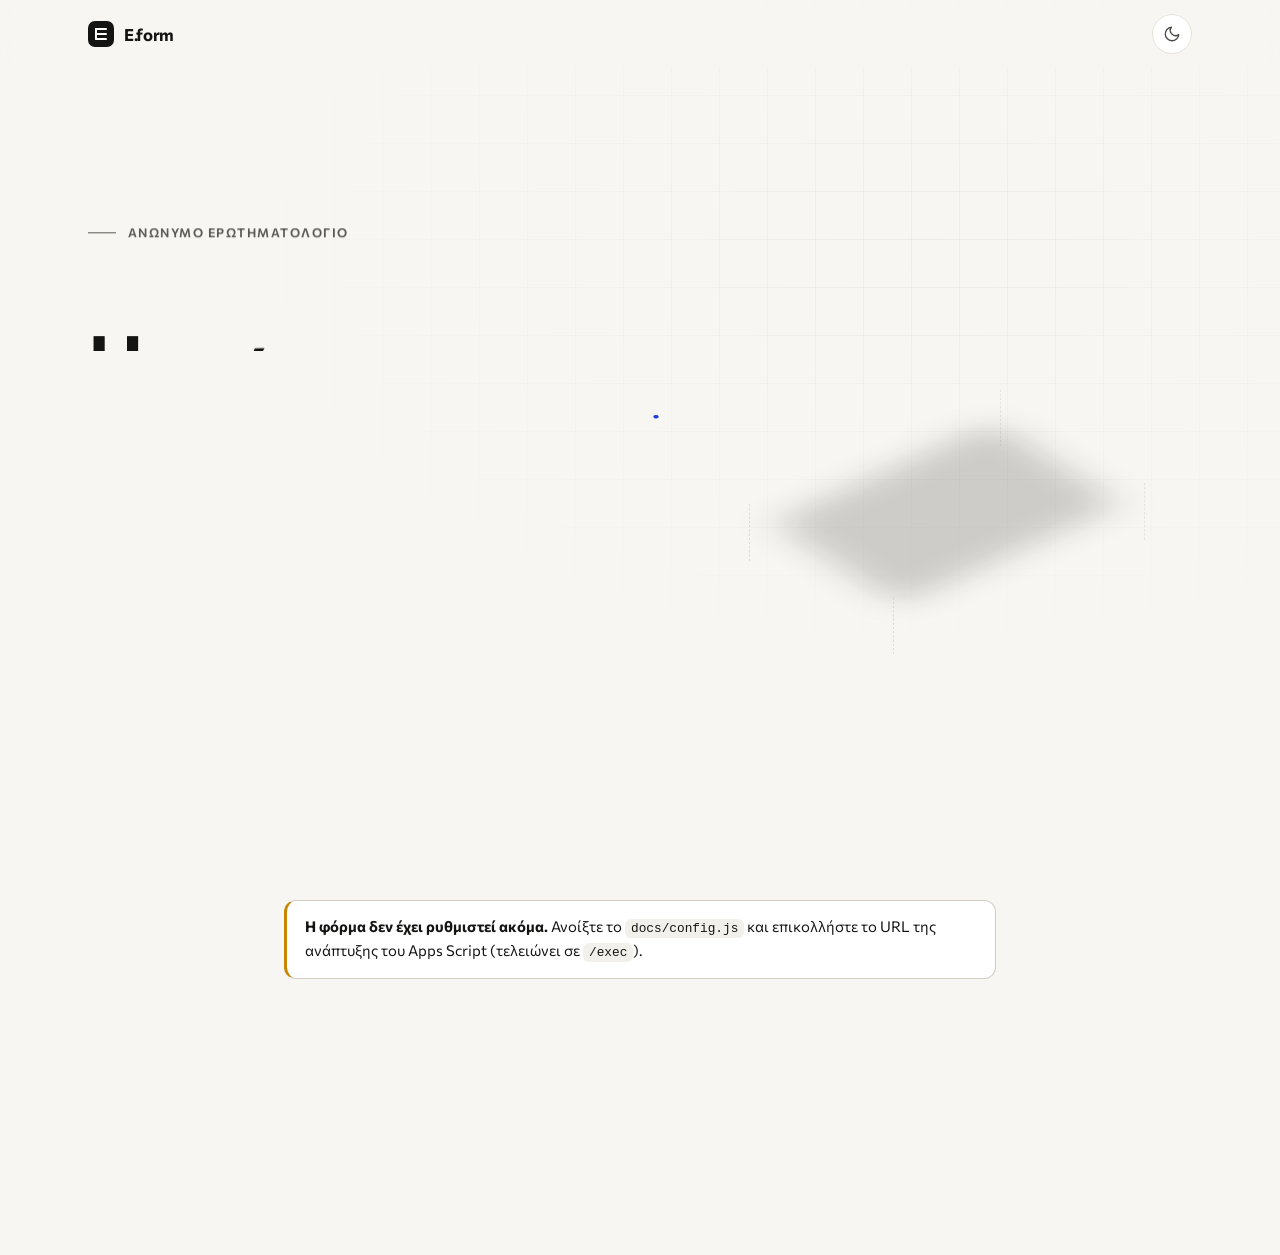
<file: index.html>
<!doctype html>
<html lang="el">
<head>
  <meta charset="utf-8">
  <meta name="viewport" content="width=device-width, initial-scale=1">
  <!--
    Δίχτυ ασφαλείας: αν το GitHub Pages είναι ρυθμισμένο στον φάκελο «/ (root)» αντί για «/docs»,
    αυτή η σελίδα στέλνει τον επισκέπτη στη φόρμα (docs/). Με ρύθμιση «/docs» δεν χρησιμοποιείται.
  -->
  <meta http-equiv="refresh" content="0; url=docs/">
  <meta name="robots" content="noindex">
  <meta name="referrer" content="no-referrer">
  <link rel="canonical" href="docs/">
  <title>Ερωτηματολόγιο</title>
</head>
<body>
  <p>Μεταφορά στο ερωτηματολόγιο… Αν δεν γίνει αυτόματα, <a href="docs/">πατήστε εδώ</a>.</p>
</body>
</html>
</file>
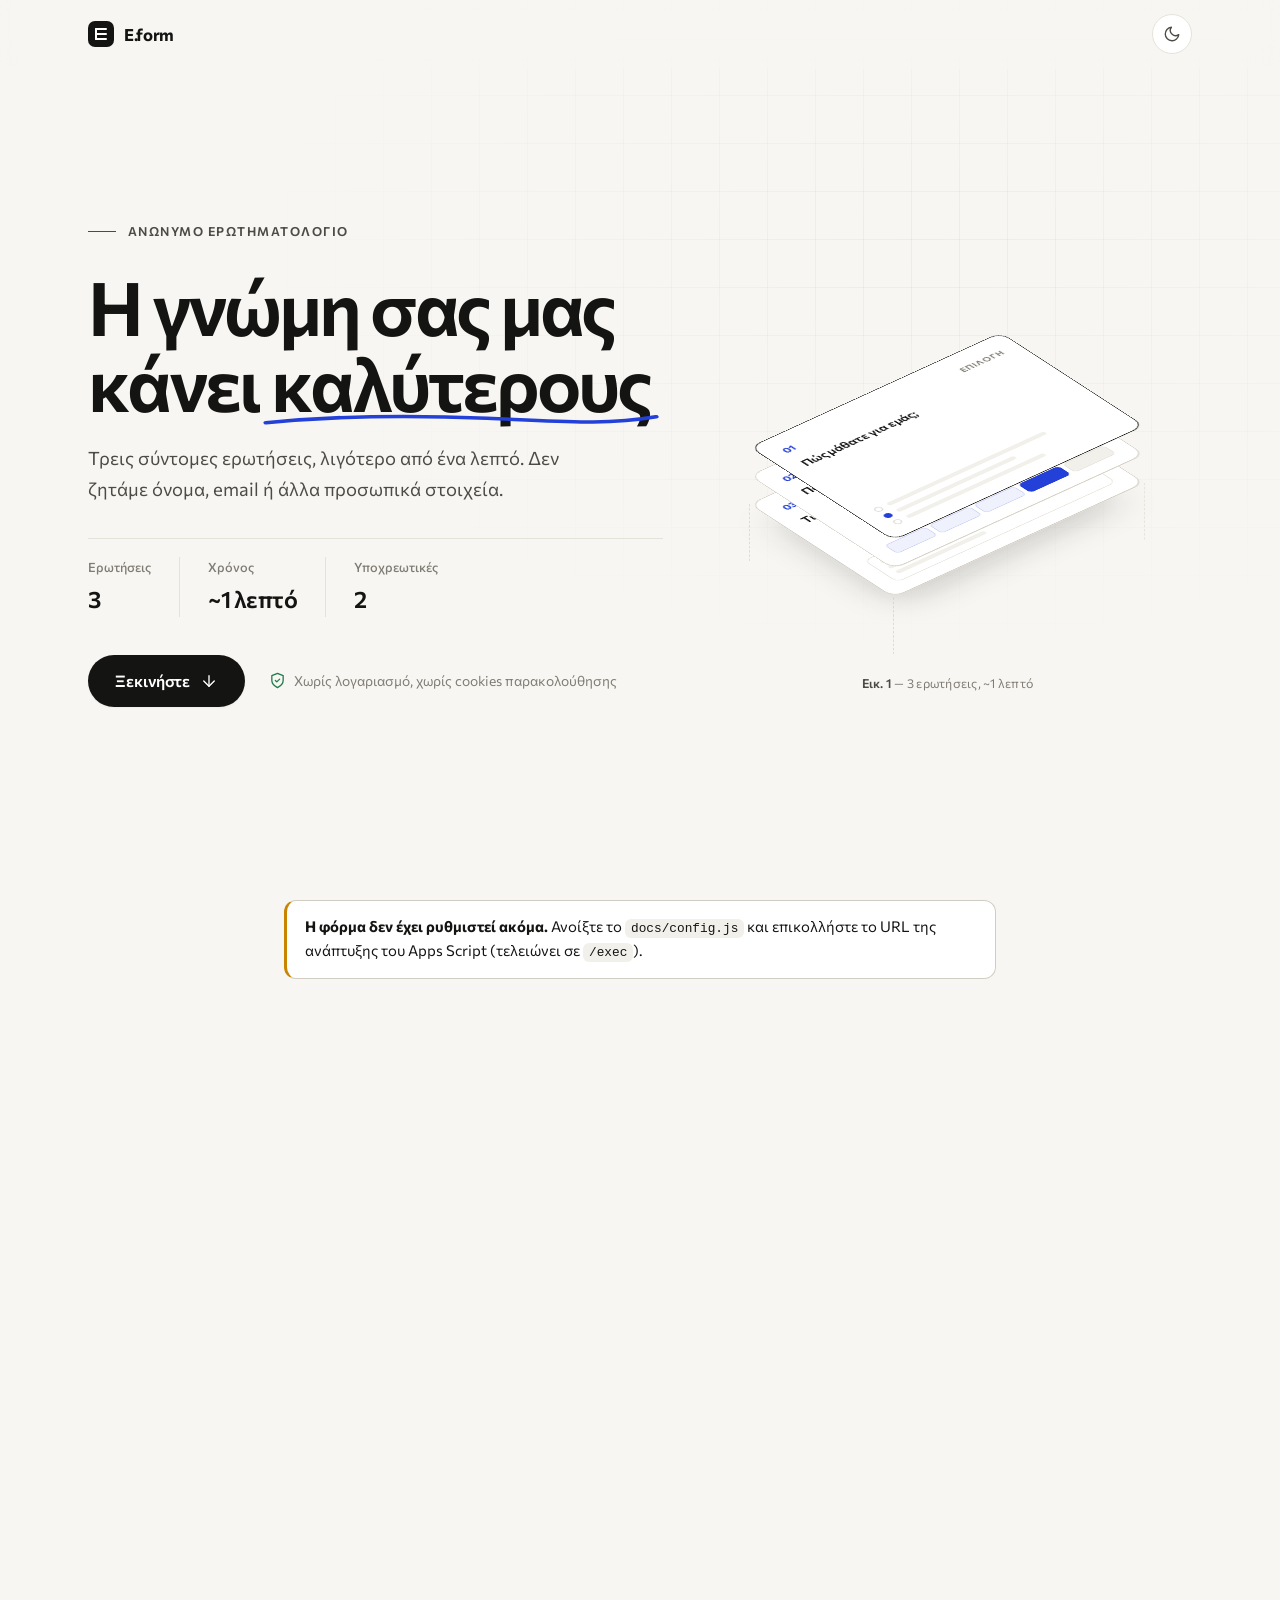
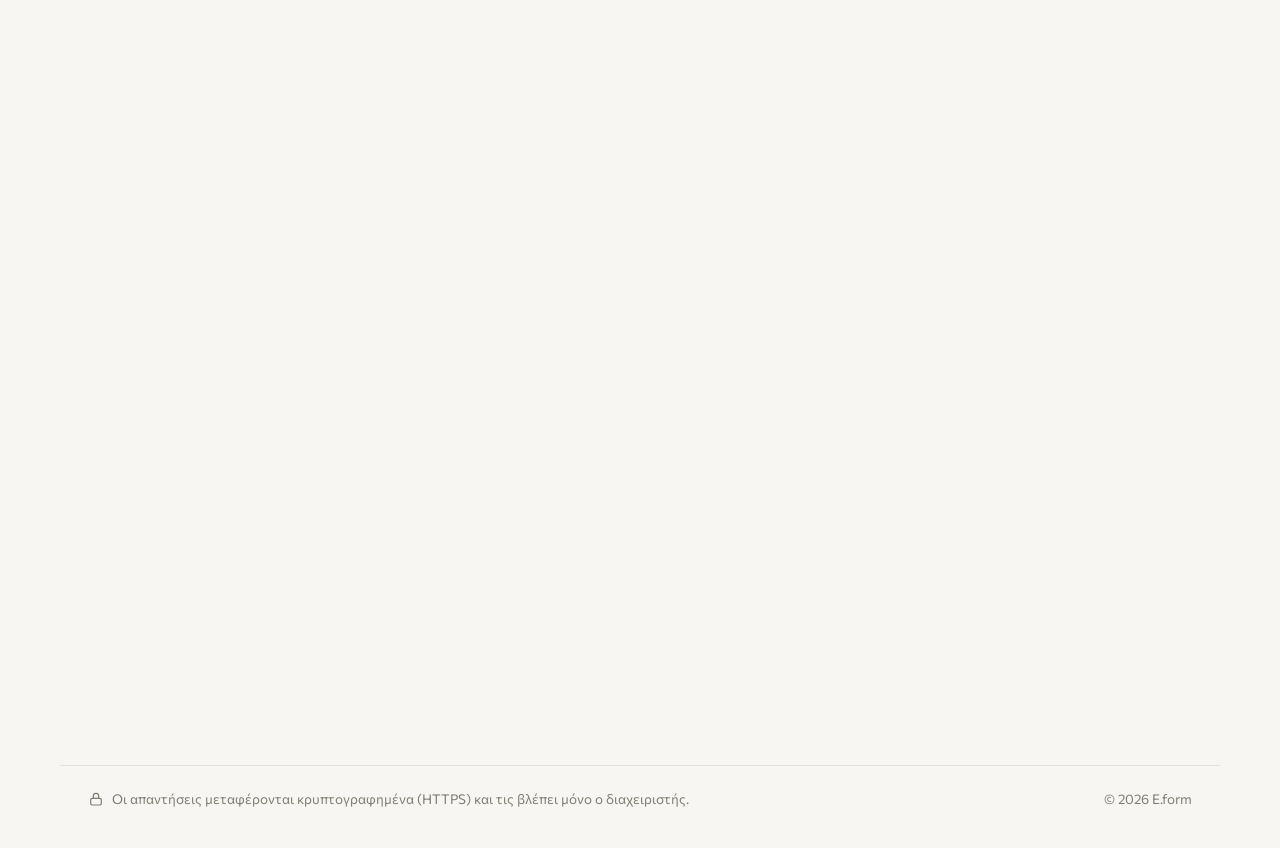
<file: docs/index.html>
<!doctype html>
<html lang="el" data-page="form">
<head>
  <meta charset="utf-8">
  <meta name="viewport" content="width=device-width, initial-scale=1, viewport-fit=cover">
  <!-- Ασφάλεια: η σελίδα φορτώνει ΜΟΝΟ δικά της αρχεία και μιλά ΜΟΝΟ με το Google Apps Script. -->
  <meta http-equiv="Content-Security-Policy" content="default-src 'none'; script-src 'self'; style-src 'self'; img-src 'self' data:; font-src 'self'; connect-src https://script.google.com https://script.googleusercontent.com; base-uri 'none'; form-action 'none'; object-src 'none'; manifest-src 'self'">
  <meta name="referrer" content="no-referrer">
  <meta name="color-scheme" content="light dark">
  <meta name="theme-color" content="#f7f6f2">
  <meta name="description" content="Σύντομο, ανώνυμο ερωτηματολόγιο.">
  <title>Ερωτηματολόγιο</title>
  <link rel="icon" href="favicon.svg" type="image/svg+xml">
  <link rel="preload" href="fonts/commissioner-greek.woff2" as="font" type="font/woff2" crossorigin>
  <link rel="preload" href="fonts/commissioner-latin.woff2" as="font" type="font/woff2" crossorigin>
  <link rel="stylesheet" href="style.css">
  <script src="js/theme.js"></script>
  <script src="config.js" defer></script>
  <script src="js/common.js" defer></script>
  <script src="js/form.js" defer></script>
</head>
<body>
  <div class="paper" aria-hidden="true"></div>

  <a class="skip-link" href="#questions">Μετάβαση στις ερωτήσεις</a>

  <header class="topbar">
    <div class="topbar-inner">
      <a class="brand" href="./" aria-label="Αρχή σελίδας">
        <span class="brand-mark" aria-hidden="true"></span>
        <span class="brand-name" id="brand-name" data-brand-name>E.form</span>
      </a>
      <div class="topbar-right">
        <span class="step-counter" id="progress-text" aria-hidden="true"></span>
        <button class="icon-btn" id="theme-toggle" type="button" aria-label="Αλλαγή θέματος"></button>
      </div>
    </div>
    <div class="progress" aria-hidden="true"><div class="progress-bar" id="progress-bar"></div></div>
  </header>

  <main id="main">
    <section class="hero" id="hero" aria-labelledby="hero-title">
      <div class="hero-copy">
        <p class="eyebrow" id="hero-eyebrow">Ανώνυμο ερωτηματολόγιο</p>
        <h1 class="hero-title" id="hero-title">Ερωτηματολόγιο</h1>
        <p class="hero-subtitle" id="hero-subtitle"></p>
        <dl class="hero-facts">
          <div><dt>Ερωτήσεις</dt><dd id="meta-count">—</dd></div>
          <div><dt>Χρόνος</dt><dd id="meta-time">—</dd></div>
          <div><dt>Υποχρεωτικές</dt><dd id="meta-required">—</dd></div>
        </dl>
        <div class="hero-actions">
          <button class="btn btn-primary btn-lg" id="start-btn" type="button">
            <span>Ξεκινήστε</span>
            <svg class="icon" viewBox="0 0 24 24" aria-hidden="true" focusable="false"><path d="M12 5v14"/><path d="M19 12l-7 7-7-7"/></svg>
          </button>
          <p class="hero-privacy">
            <svg class="icon" viewBox="0 0 24 24" aria-hidden="true" focusable="false"><path d="M12 22s8-4 8-10V5l-8-3-8 3v7c0 6 8 10 8 10z"/><path d="M9 12l2 2 4-4"/></svg>
            <span>Χωρίς λογαριασμό, χωρίς cookies παρακολούθησης</span>
          </p>
        </div>
      </div>

      <figure class="hero-visual" aria-hidden="true">
        <div class="stack" id="hero-stack"></div>
        <figcaption class="stack-caption" id="stack-caption"></figcaption>
      </figure>
    </section>

    <form id="survey" class="survey" novalidate>
      <div id="config-warning" class="notice notice-warn" role="note" hidden>
        <strong>Η φόρμα δεν έχει ρυθμιστεί ακόμα.</strong>
        Ανοίξτε το <code>docs/config.js</code> και επικολλήστε το URL της ανάπτυξης του Apps Script (τελειώνει σε <code>/exec</code>).
      </div>

      <fieldset id="survey-fields" class="survey-fields">
        <legend class="sr-only">Ερωτήσεις</legend>
        <div id="questions" class="questions" tabindex="-1"></div>

        <section class="q-shell submit-shell">
          <div class="submit-card reveal">
            <!-- Παγίδα για bots: οι άνθρωποι δεν τη βλέπουν, τα bots τη συμπληρώνουν. -->
            <div class="hp" aria-hidden="true">
              <label for="hp-website">Αφήστε αυτό το πεδίο κενό</label>
              <input id="hp-website" name="website" type="text" tabindex="-1" autocomplete="off">
            </div>

            <div class="submit-copy">
              <p class="submit-title">Έτοιμοι;</p>
              <p class="submit-text">Ελέγξτε τις απαντήσεις σας και πατήστε αποστολή. Δεν αποθηκεύουμε όνομα, email ή διεύθυνση IP.</p>
            </div>
            <button class="btn btn-primary btn-lg btn-submit" id="submit-btn" type="submit">
              <span class="spinner" aria-hidden="true"></span>
              <span id="submit-label">Αποστολή</span>
              <svg class="icon btn-arrow" viewBox="0 0 24 24" aria-hidden="true" focusable="false"><path d="M5 12h14"/><path d="M12 5l7 7-7 7"/></svg>
            </button>
            <div id="form-status" class="form-status" role="status" aria-live="polite"></div>
          </div>
        </section>
      </fieldset>
    </form>

    <section id="success" class="success" tabindex="-1" aria-labelledby="success-title" hidden>
      <div class="success-card">
        <div class="success-badge" aria-hidden="true">
          <svg viewBox="0 0 52 52"><circle class="success-ring" cx="26" cy="26" r="24"/><path class="success-check" d="M15 27l7 7 15-16"/></svg>
        </div>
        <h2 class="success-title" id="success-title">Ευχαριστούμε!</h2>
        <p class="success-text" id="success-text">Η απάντησή σας καταχωρήθηκε.</p>
        <button class="btn btn-ghost" id="again-btn" type="button">Υποβολή νέας απάντησης</button>
      </div>
    </section>
  </main>

  <footer class="footer">
    <p>
      <svg class="icon" viewBox="0 0 24 24" aria-hidden="true" focusable="false"><rect x="4" y="11" width="16" height="10" rx="2.5"/><path d="M8 11V7.5a4 4 0 0 1 8 0V11"/></svg>
      <span>Οι απαντήσεις μεταφέρονται κρυπτογραφημένα (HTTPS) και τις βλέπει μόνο ο διαχειριστής.</span>
    </p>
    <p id="footer-brand"></p>
  </footer>

  <div id="toasts" class="toasts"></div>

  <noscript>
    <div class="notice notice-warn noscript">Για να συμπληρώσετε το ερωτηματολόγιο χρειάζεται να είναι ενεργοποιημένη η JavaScript.</div>
  </noscript>
</body>
</html>
</file>
<file: docs/style.css>
/* ═══════════════════════════════════════════════════════════════════════════
   E.form — κοινό στυλ (φόρμα + dashboard)
   ═══════════════════════════════════════════════════════════════════════════

   ΤΑΥΤΟΤΗΤΑ (BRAND)
   Για να ταιριάξει η σελίδα με την εταιρική ταυτότητα αλλάζετε ΜΟΝΟ το μπλοκ
   «Μάρκα» παρακάτω (χρώματα + γραμματοσειρά). Όλα τα υπόλοιπα προσαρμόζονται.
   ═══════════════════════════════════════════════════════════════════════════ */

@font-face {
  font-family: "Commissioner";
  font-style: normal;
  font-display: swap;
  font-weight: 100 900;
  src: url("fonts/commissioner-greek.woff2") format("woff2-variations"), url("fonts/commissioner-greek.woff2") format("woff2");
  unicode-range: U+0370-0377, U+037A-037F, U+0384-038A, U+038C, U+038E-03A1, U+03A3-03FF;
}
@font-face {
  font-family: "Commissioner";
  font-style: normal;
  font-display: swap;
  font-weight: 100 900;
  src: url("fonts/commissioner-latin-ext.woff2") format("woff2-variations"), url("fonts/commissioner-latin-ext.woff2") format("woff2");
  unicode-range: U+0100-02BA, U+02BD-02C5, U+02C7-02CC, U+02CE-02D7, U+02DD-02FF, U+0304, U+0308, U+0329, U+1D00-1DBF, U+1E00-1E9F, U+1EF2-1EFF, U+2020, U+20A0-20AB, U+20AD-20C0, U+2113, U+2C60-2C7F, U+A720-A7FF;
}
@font-face {
  font-family: "Commissioner";
  font-style: normal;
  font-display: swap;
  font-weight: 100 900;
  src: url("fonts/commissioner-latin.woff2") format("woff2-variations"), url("fonts/commissioner-latin.woff2") format("woff2");
  unicode-range: U+0000-00FF, U+0131, U+0152-0153, U+02BB-02BC, U+02C6, U+02DA, U+02DC, U+0304, U+0308, U+0329, U+2000-206F, U+20AC, U+2122, U+2191, U+2193, U+2212, U+2215, U+FEFF, U+FFFD;
}

/* ─── Ανοιχτό θέμα (προεπιλογή) ────────────────────────────────────────── */
:root {
  color-scheme: light;

  /* ── Μάρκα ── */
  --brand: #2340d8;              /* κύριο χρώμα της εταιρείας */
  --brand-hover: #1a32b3;
  --brand-soft: rgba(35, 64, 216, 0.07);
  --brand-ring: rgba(35, 64, 216, 0.18);
  --on-brand: #ffffff;
  --font: "Commissioner", system-ui, -apple-system, "Segoe UI", Roboto, "Noto Sans", Arial, sans-serif;

  /* ── Επιφάνειες & κείμενο ── */
  --bg: #f7f6f2;
  --surface: #ffffff;
  --surface-2: #f2f0ea;
  --line: #e5e2d9;
  --line-strong: #d1cdc2;
  --grid: rgba(20, 20, 18, 0.045);
  --text: #141413;
  --text-2: #4d4b45;
  --muted: #7f7c73;
  --ink: #141413;                /* κύρια κουμπιά */
  --on-ink: #ffffff;

  --danger: #b4302a;
  --danger-soft: rgba(180, 48, 42, 0.07);
  --success: #1d7a4a;

  /* ── Γραφήματα (validated για αντίθεση) ── */
  --chart-1: #2a78d6;
  --chart-1-hover: #256abf;
  --chart-1-soft: rgba(42, 120, 214, 0.1);
  --chart-track: #cde2fb;
  --chart-grid: #ebe9e2;
  --chart-axis: #cfcbc0;
  --chart-surface: #ffffff;
  --tooltip-bg: #ffffff;
  --border: var(--line);
  --border-strong: var(--line-strong);

  --shadow-sm: 0 1px 2px rgba(20, 20, 18, 0.04);
  --shadow: 0 1px 2px rgba(20, 20, 18, 0.04), 0 12px 32px -18px rgba(20, 20, 18, 0.16);
  --shadow-lg: 0 2px 4px rgba(20, 20, 18, 0.04), 0 28px 60px -28px rgba(20, 20, 18, 0.28);

  --mono: ui-monospace, SFMono-Regular, Menlo, Consolas, monospace;
  --radius: 16px;
  --ease: cubic-bezier(0.22, 1, 0.36, 1);
  --spring: cubic-bezier(0.34, 1.4, 0.64, 1);
  --scroll-p: 0;
}

/* ─── Σκούρο θέμα ──────────────────────────────────────────────────────── */
:root[data-theme="dark"] {
  color-scheme: dark;
  --brand: #8197ff;
  --brand-hover: #9aabff;
  --brand-soft: rgba(129, 151, 255, 0.1);
  --brand-ring: rgba(129, 151, 255, 0.25);
  --on-brand: #0f0f0e;

  --bg: #0f0f0e;
  --surface: #181816;
  --surface-2: #20201d;
  --line: #2c2b28;
  --line-strong: #3d3c37;
  --grid: rgba(255, 255, 255, 0.035);
  --text: #f1f0eb;
  --text-2: #c3c1b8;
  --muted: #8e8b82;
  --ink: #f1f0eb;
  --on-ink: #141413;

  --danger: #f08a80;
  --danger-soft: rgba(240, 138, 128, 0.1);
  --success: #5cc98d;

  --chart-1: #3987e5;
  --chart-1-hover: #5598e7;
  --chart-1-soft: rgba(57, 135, 229, 0.14);
  --chart-track: #184f95;
  --chart-grid: #262623;
  --chart-axis: #3d3c37;
  --chart-surface: #181816;
  --tooltip-bg: #20201d;

  --shadow-sm: 0 1px 2px rgba(0, 0, 0, 0.3);
  --shadow: 0 1px 2px rgba(0, 0, 0, 0.3), 0 12px 32px -18px rgba(0, 0, 0, 0.6);
  --shadow-lg: 0 2px 4px rgba(0, 0, 0, 0.3), 0 28px 60px -28px rgba(0, 0, 0, 0.8);
}

/* ─── Βάση ─────────────────────────────────────────────────────────────── */
*, *::before, *::after { box-sizing: border-box; }
[hidden] { display: none !important; }

html {
  -webkit-text-size-adjust: 100%;
  text-size-adjust: 100%;
  scroll-behavior: smooth;
  scroll-padding-top: 96px;
}

body {
  margin: 0;
  min-height: 100vh;
  font-family: var(--font);
  font-size: 16px;
  line-height: 1.6;
  font-feature-settings: "kern", "liga";
  color: var(--text);
  background: var(--bg);
  overflow-x: hidden;
  -webkit-font-smoothing: antialiased;
  -moz-osx-font-smoothing: grayscale;
  text-rendering: optimizeLegibility;
}

h1, h2, h3, p { overflow-wrap: anywhere; }
button, input, textarea { font: inherit; color: inherit; }
button { -webkit-tap-highlight-color: transparent; }
code { font-family: var(--mono); font-size: 0.86em; padding: 2px 6px; border-radius: 6px; background: var(--surface-2); }
::selection { background: var(--brand-ring); }
:focus-visible { outline: 2px solid var(--brand); outline-offset: 3px; }

.sr-only {
  position: absolute !important; width: 1px; height: 1px; padding: 0; margin: -1px;
  overflow: hidden; clip: rect(0 0 0 0); white-space: nowrap; border: 0;
}

.skip-link {
  position: absolute; left: 12px; top: -80px; z-index: 300;
  padding: 10px 16px; border-radius: 999px; background: var(--ink); color: var(--on-ink);
  font-weight: 600; text-decoration: none; transition: top 0.2s;
}
.skip-link:focus { top: 12px; }

.icon {
  width: 20px; height: 20px; flex: none;
  fill: none; stroke: currentColor; stroke-width: 1.8; stroke-linecap: round; stroke-linejoin: round;
}
.icon .icon-fill { fill: currentColor; stroke: none; }

/* Τεχνικό «χαρτί» στο φόντο: λεπτός κάναβος που σβήνει προς τις άκρες. */
.paper {
  position: fixed; inset: 0; z-index: -1; pointer-events: none;
  background-image:
    linear-gradient(var(--grid) 1px, transparent 1px),
    linear-gradient(90deg, var(--grid) 1px, transparent 1px);
  background-size: 48px 48px;
  background-position: -1px -1px;
  -webkit-mask-image: radial-gradient(ellipse 70% 60% at 72% 28%, #000 0%, transparent 75%);
  mask-image: radial-gradient(ellipse 70% 60% at 72% 28%, #000 0%, transparent 75%);
  opacity: calc(1 - var(--scroll-p) * 0.6);
}
.dash .paper {
  -webkit-mask-image: radial-gradient(ellipse 60% 55% at 50% 40%, #000 0%, transparent 75%);
  mask-image: radial-gradient(ellipse 60% 55% at 50% 40%, #000 0%, transparent 75%);
  opacity: 1;
}
.is-authed .paper { opacity: 0.5; }

/* ─── Κουμπιά ──────────────────────────────────────────────────────────── */
.btn {
  position: relative; isolation: isolate; overflow: hidden;
  display: inline-flex; align-items: center; justify-content: center; gap: 10px;
  padding: 12px 20px; border: 1px solid transparent; border-radius: 999px;
  font-weight: 600; font-size: 0.97rem; line-height: 1.1; letter-spacing: -0.005em; text-decoration: none;
  color: var(--text); cursor: pointer; user-select: none;
  transition: transform 0.3s var(--ease), color 0.3s, border-color 0.25s, background-color 0.25s, opacity 0.2s, box-shadow 0.3s;
}
.btn:active:not(:disabled) { transform: scale(0.98); }
.btn:disabled { cursor: not-allowed; opacity: 0.6; }
.btn .icon { width: 18px; height: 18px; transition: transform 0.4s var(--ease); }

.btn-primary { background: var(--ink); color: var(--on-ink); box-shadow: var(--shadow-sm); }
/* Γέμισμα με το χρώμα της μάρκας από αριστερά προς τα δεξιά. */
.btn-primary::before {
  content: ""; position: absolute; inset: 0; z-index: -1; border-radius: inherit;
  background: var(--brand); transform: scaleX(0); transform-origin: right center;
  transition: transform 0.55s var(--ease);
}
.btn-primary:hover:not(:disabled) { color: var(--on-brand); }
.btn-primary:hover:not(:disabled)::before { transform: scaleX(1); transform-origin: left center; }
.btn-primary:hover:not(:disabled) .btn-arrow { transform: translateX(4px); }
#start-btn:hover .icon { transform: translateY(3px); }

.btn-ghost { background: var(--surface); border-color: var(--line-strong); }
.btn-ghost:hover:not(:disabled) { border-color: var(--text); }
.btn-lg { padding: 16px 26px; font-size: 1rem; }
.btn-sm { padding: 9px 15px; font-size: 0.88rem; }
.btn-sm .icon { width: 16px; height: 16px; }
.btn-block { width: 100%; }

.spinner {
  display: none; width: 16px; height: 16px; border-radius: 50%;
  border: 2px solid currentColor; border-right-color: transparent; opacity: 0.8;
  animation: spin 0.8s linear infinite;
}
.is-loading .spinner { display: inline-block; }
.is-loading .btn-arrow { display: none; }

.icon-btn {
  display: inline-grid; place-items: center; width: 40px; height: 40px; padding: 0;
  border-radius: 999px; border: 1px solid var(--line); background: var(--surface);
  color: var(--text-2); cursor: pointer;
  transition: color 0.2s, border-color 0.2s, background-color 0.2s;
}
.icon-btn .icon { width: 18px; height: 18px; }
.icon-btn:hover:not(:disabled) { color: var(--text); border-color: var(--line-strong); }
.icon-btn:disabled { opacity: 0.45; cursor: not-allowed; }
.icon-btn.sm { width: 34px; height: 34px; }
.icon-btn.sm .icon { width: 17px; height: 17px; }
.is-spinning .icon { animation: spin 0.8s linear infinite; }

.notice {
  margin: 0 0 24px; padding: 14px 18px; border-radius: 12px;
  border: 1px solid var(--line-strong); background: var(--surface); font-size: 0.93rem;
}
.notice-warn { border-left: 3px solid #c98500; }
.noscript { position: fixed; left: 16px; right: 16px; bottom: 16px; z-index: 400; }

.field-input {
  display: block; width: 100%; min-height: 52px;
  padding: 14px 16px; border-radius: 12px;
  border: 1px solid var(--line-strong); background: var(--surface);
  font-size: 1rem; line-height: 1.55; color: var(--text);
  transition: border-color 0.2s, box-shadow 0.25s;
}
textarea.field-input { min-height: 140px; resize: none; }
.field-input::placeholder { color: var(--muted); }
.field-input:hover { border-color: var(--muted); }
.field-input:focus { outline: none; border-color: var(--brand); box-shadow: 0 0 0 4px var(--brand-ring); }
.field-input[aria-invalid="true"] { border-color: var(--danger); }

/* ─── Μπάρα κορυφής ────────────────────────────────────────────────────── */
.topbar {
  position: sticky; top: 0; z-index: 50;
  background: color-mix(in srgb, var(--bg) 82%, transparent);
  -webkit-backdrop-filter: saturate(140%) blur(12px);
  backdrop-filter: saturate(140%) blur(12px);
  border-bottom: 1px solid transparent;
  transition: border-color 0.3s;
}
.is-scrolled .topbar, .topbar.is-solid { border-bottom-color: var(--line); }
.topbar.is-solid { background: color-mix(in srgb, var(--surface) 88%, transparent); }
.topbar-inner {
  max-width: 1160px; margin: 0 auto; padding: 14px 28px;
  padding-left: max(28px, env(safe-area-inset-left)); padding-right: max(28px, env(safe-area-inset-right));
  display: flex; align-items: center; gap: 16px;
}
.topbar-inner.wide { max-width: 1280px; }
.topbar-right { display: flex; align-items: center; gap: 14px; margin-left: auto; }

.brand { display: inline-flex; align-items: center; gap: 10px; color: var(--text); text-decoration: none; font-weight: 700; letter-spacing: -0.02em; }
.brand-logo { display: block; height: 28px; width: auto; }
.brand-mark { position: relative; width: 26px; height: 26px; border-radius: 7px; flex: none; background: var(--ink); }
.brand-mark::before, .brand-mark::after { content: ""; position: absolute; background: var(--on-ink); border-radius: 1px; }
.brand-mark::before { left: 7px; top: 7px; width: 12px; height: 2px; box-shadow: 0 5px 0 0 var(--on-ink), 0 10px 0 0 var(--on-ink); }
.brand-mark::after { left: 7px; top: 7px; width: 2px; height: 12px; }
.brand-name { font-size: 1.05rem; }
.brand-tag {
  margin-left: 8px; padding: 3px 9px; border-radius: 999px; vertical-align: 2px;
  border: 1px solid var(--line); font-size: 0.72rem; font-weight: 600; letter-spacing: 0; color: var(--muted);
}

.step-counter {
  font-size: 0.82rem; font-weight: 600; color: var(--muted); font-variant-numeric: tabular-nums;
  opacity: 0; transition: opacity 0.4s;
}
.step-counter b { color: var(--text); font-weight: 600; }
.is-scrolled .step-counter { opacity: 1; }
.is-submitted .step-counter { opacity: 0; }
.progress { position: absolute; left: 0; right: 0; bottom: -1px; height: 2px; overflow: hidden; pointer-events: none; }
.progress-bar {
  height: 100%; width: 100%; background: var(--brand);
  transform-origin: left; transform: scaleX(var(--progress, 0)); transition: transform 0.7s var(--ease);
}
.is-submitted .progress { opacity: 0; transition: opacity 0.6s 0.4s; }

/* ─── Hero ─────────────────────────────────────────────────────────────── */
.hero {
  position: relative;
  max-width: 1160px; margin: 0 auto;
  min-height: calc(100vh - 69px); min-height: calc(100svh - 69px);
  padding: 56px 28px 96px;
  display: grid; grid-template-columns: minmax(0, 1.08fr) minmax(0, 0.92fr); align-items: center; gap: 40px;
}
.hero-copy {
  max-width: 620px;
  transform: translate3d(0, calc(var(--scroll-p) * -48px), 0);
  opacity: calc(1 - var(--scroll-p) * 0.85);
  will-change: transform, opacity;
}

.eyebrow {
  display: flex; align-items: center; gap: 12px; margin: 0 0 26px;
  color: var(--text-2); font-size: 0.78rem; font-weight: 600; letter-spacing: 0.12em; text-transform: uppercase;
  animation: fade-up 0.9s var(--ease) backwards;
}
.eyebrow::before { content: ""; width: 28px; height: 1px; background: currentColor; }

.hero-title {
  margin: 0 0 24px; font-size: clamp(2.6rem, 5.8vw, 4.7rem); line-height: 1.02;
  font-weight: 640; letter-spacing: -0.04em; color: var(--text);
}
/* Κάθε λέξη «ανεβαίνει» μέσα από μάσκα. */
.hero-title .w { display: inline-block; overflow: hidden; vertical-align: top; padding-bottom: 0.1em; margin-bottom: -0.1em; }
.hero-title .w > span { display: inline-block; animation: word-up 1s var(--ease) backwards; animation-delay: calc(80ms + var(--i, 0) * 55ms); }
.hero-title .accent { position: relative; display: inline-block; white-space: nowrap; }
.scribble {
  position: absolute; left: -3%; bottom: -0.1em; width: 106%; height: 0.22em;
  overflow: visible; pointer-events: none;
}
/* Χωρίς vector-effect: έτσι το pathLength=1 ταιριάζει με το σχέδιο και η γραμμή «γράφεται» ολόκληρη. */
.scribble path {
  fill: none; stroke: var(--brand); stroke-width: 2.6; stroke-linecap: round;
  stroke-dasharray: 1; stroke-dashoffset: 1; animation: draw 1.1s 0.85s var(--ease) forwards;
}

.hero-subtitle {
  margin: 0 0 34px; max-width: 520px; font-size: clamp(1.04rem, 1.6vw, 1.15rem); line-height: 1.65; color: var(--text-2);
  animation: fade-up 0.9s 0.35s var(--ease) backwards;
}

.hero-facts {
  display: flex; flex-wrap: wrap; margin: 0 0 38px; padding: 18px 0 0;
  border-top: 1px solid var(--line);
  animation: fade-up 0.9s 0.45s var(--ease) backwards;
}
.hero-facts div { padding-right: 28px; margin-right: 28px; border-right: 1px solid var(--line); }
.hero-facts div:last-child { border-right: 0; margin-right: 0; padding-right: 0; }
.hero-facts dt { color: var(--muted); font-size: 0.8rem; font-weight: 500; }
.hero-facts dd { margin: 2px 0 0; font-size: 1.45rem; font-weight: 620; letter-spacing: -0.02em; font-variant-numeric: tabular-nums; }

.hero-actions { display: flex; flex-wrap: wrap; align-items: center; gap: 16px 24px; animation: fade-up 0.9s 0.55s var(--ease) backwards; }
.hero-privacy { display: inline-flex; align-items: center; gap: 8px; margin: 0; color: var(--muted); font-size: 0.86rem; }
.hero-privacy .icon { width: 17px; height: 17px; color: var(--success); }

/* 3D «εκρηγμένη» αξονομετρία: οι ερωτήσεις σαν φύλλα σχεδίου που απομακρύνονται με το scroll. */
.hero-visual { position: relative; height: min(560px, 72vh); perspective: 1800px; perspective-origin: 50% 40%; }
.stack { position: absolute; inset: 0; display: grid; place-items: center; animation: float 9s ease-in-out infinite; }
.stack-plane {
  --gap: calc(34px + var(--scroll-p) * 86px);
  position: relative; width: min(330px, 80%); aspect-ratio: 3 / 2.05;
  transform-style: preserve-3d;
  transform: rotateX(calc(57deg - var(--scroll-p) * 16deg)) rotateZ(calc(-40deg + var(--scroll-p) * 14deg)) translateZ(calc(var(--depth, 2) * var(--gap) * -0.5));
}
.stack-shadow {
  position: absolute; inset: 6%; border-radius: 20px; background: rgba(20, 20, 18, 0.18);
  filter: blur(22px); transform: translateZ(-24px);
}
:root[data-theme="dark"] .stack-shadow { background: rgba(0, 0, 0, 0.6); }
.stack-guide {
  position: absolute; width: 0; height: calc(var(--depth, 2) * var(--gap));
  border-left: 1px dashed var(--line-strong);
  transform-origin: top center; transform: rotateX(-90deg);
}
.stack-guide.g1 { left: 0; top: 0; }
.stack-guide.g2 { right: 0; top: 0; }
.stack-guide.g3 { left: 0; bottom: 0; top: auto; transform-origin: top center; }
.stack-guide.g4 { right: 0; bottom: 0; top: auto; }
.stack-guide.g3, .stack-guide.g4 { transform: translateY(100%) rotateX(-90deg); }
.stack-card {
  position: absolute; inset: 0; display: flex; flex-direction: column; gap: 10px;
  padding: 18px 20px; border-radius: 14px;
  border: 1px solid var(--line-strong); background: var(--surface);
  box-shadow: 0 1px 0 var(--line);
  transform: translateZ(calc(var(--i) * var(--gap)));
  animation: card-in 1.2s var(--ease) backwards; animation-delay: calc(0.35s + var(--i) * 0.12s);
  backface-visibility: hidden;
}
.stack-card.is-top { border-color: var(--text); }
.sc-head { display: flex; justify-content: space-between; align-items: baseline; }
.sc-num { font-size: 0.78rem; font-weight: 700; color: var(--brand); letter-spacing: 0.04em; font-variant-numeric: tabular-nums; }
.sc-type { font-size: 0.68rem; font-weight: 600; color: var(--muted); letter-spacing: 0.08em; text-transform: uppercase; }
.sc-label { margin: 0; font-size: 0.95rem; font-weight: 600; line-height: 1.3; letter-spacing: -0.01em; display: -webkit-box; -webkit-line-clamp: 2; -webkit-box-orient: vertical; overflow: hidden; }
.sc-ui { margin-top: auto; display: grid; gap: 6px; }
.sc-row { display: flex; align-items: center; gap: 8px; }
.sc-dot { width: 9px; height: 9px; border-radius: 50%; border: 1.5px solid var(--line-strong); flex: none; }
.sc-dot.on { border-color: var(--brand); background: var(--brand); }
.sc-bar { height: 6px; border-radius: 3px; background: var(--surface-2); }
.sc-scale { display: grid; grid-template-columns: repeat(5, 1fr); gap: 5px; }
.sc-cell { height: 20px; border-radius: 5px; border: 1px solid var(--line); background: var(--surface-2); }
.sc-cell.on { background: var(--brand); border-color: var(--brand); }
.sc-cell.half { background: var(--brand-soft); border-color: var(--brand-ring); }
.sc-lines { display: grid; gap: 6px; padding: 10px; border: 1px solid var(--line); border-radius: 8px; }
.stack-caption {
  position: absolute; left: 50%; bottom: 9%; transform: translateX(-50%); margin: 0; white-space: nowrap;
  color: var(--muted); font-size: 0.78rem; letter-spacing: 0.02em;
  animation: fade-up 1s 1.1s var(--ease) backwards;
}
.stack-caption b { color: var(--text-2); font-weight: 600; }

/* ─── Φόρμα ────────────────────────────────────────────────────────────── */
.survey { max-width: 760px; margin: 0 auto; padding: 0 24px 72px; }
.survey-fields { margin: 0; padding: 0; border: 0; min-width: 0; }
.survey-fields:disabled .q-card { opacity: 0.7; }
.questions { display: grid; gap: 28px; outline: none; }
.q-shell { position: relative; }
.submit-shell { margin-top: 28px; }

.js .reveal { opacity: 0; transform: translate3d(0, 28px, 0); transition: opacity 0.9s var(--ease), transform 1s var(--ease), box-shadow 0.5s, border-color 0.4s; transition-delay: var(--delay, 0ms); }
.js .reveal.is-visible { opacity: 1; transform: none; }

.q-card {
  position: relative; padding: 32px 36px 30px; border-radius: 20px;
  border: 1px solid var(--line); background: var(--surface); box-shadow: var(--shadow-sm);
}
/* «Εστίαση»: η ερώτηση στο κέντρο της οθόνης ξεχωρίζει, οι υπόλοιπες υποχωρούν διακριτικά. */
.focus-on .q-shell .q-card.is-visible { transition: opacity 0.5s var(--ease), transform 0.6s var(--ease), box-shadow 0.5s, border-color 0.4s; }
.focus-on .q-shell:not(.is-active) .q-card.is-visible { opacity: 0.5; transform: scale(0.985); }
.focus-on .q-shell:not(.is-active):hover .q-card.is-visible { opacity: 0.85; }
.q-shell.is-active .q-card { box-shadow: var(--shadow-lg); border-color: var(--line-strong); }
.q-shell:focus-within .q-card { border-color: var(--line-strong); }
.q-shell.has-error .q-card { border-color: var(--danger); box-shadow: var(--shadow), 0 0 0 4px var(--danger-soft); opacity: 1 !important; }
.shake > .q-card, .login-card.shake { animation: shake 0.5s var(--ease); }

.q-head { display: flex; align-items: center; justify-content: space-between; gap: 12px; margin-bottom: 16px; }
.q-num { display: inline-flex; align-items: baseline; gap: 4px; font-size: 0.82rem; font-weight: 700; letter-spacing: 0.04em; color: var(--brand); font-variant-numeric: tabular-nums; }
.q-of { color: var(--muted); font-weight: 500; }
.q-badge { display: inline-flex; align-items: center; gap: 6px; font-size: 0.76rem; font-weight: 600; color: var(--muted); white-space: nowrap; }
.q-badge .icon { width: 15px; height: 15px; }
.q-badge-done { display: none; color: var(--success); }
.q-shell.is-answered .q-badge-todo { display: none; }
.q-shell.is-answered .q-badge-done { display: inline-flex; animation: fade-up 0.4s var(--ease) backwards; }
.q-label { margin: 0 0 6px; font-size: clamp(1.2rem, 2.4vw, 1.45rem); font-weight: 620; line-height: 1.3; letter-spacing: -0.02em; }
.q-help { margin: 0; color: var(--muted); font-size: 0.95rem; }
.q-body { margin-top: 22px; }
.q-note { margin: 10px 0 0; color: var(--muted); font-size: 0.85rem; }

.q-error { display: none; align-items: center; gap: 8px; margin: 14px 0 0; color: var(--danger); font-size: 0.9rem; font-weight: 500; }
.q-error .icon { width: 17px; height: 17px; }
.has-error .q-error { display: flex; animation: fade-up 0.35s var(--ease) backwards; }

/* Επιλογές */
.options { display: grid; gap: 10px; }
.options.is-grid { grid-template-columns: repeat(2, minmax(0, 1fr)); }
.opt { position: relative; display: block; cursor: pointer; }
.opt-input, .rate-input { position: absolute; width: 1px; height: 1px; opacity: 0; pointer-events: none; }
.opt-box {
  display: flex; align-items: center; gap: 14px; min-height: 56px; height: 100%; padding: 13px 16px;
  border-radius: 12px; border: 1px solid var(--line-strong); background: var(--surface);
  transition: border-color 0.2s, background-color 0.2s, box-shadow 0.2s;
}
.opt:hover .opt-box { border-color: var(--muted); background: var(--surface-2); }
.opt-dot {
  display: grid; place-items: center; width: 20px; height: 20px; flex: none; border-radius: 50%;
  border: 1.5px solid var(--line-strong); background: var(--surface); transition: border-color 0.2s;
}
.opt-dot::after { content: ""; width: 10px; height: 10px; border-radius: 50%; background: var(--brand); transform: scale(0); transition: transform 0.35s var(--spring); }
.opt-input[type="checkbox"] + .opt-box .opt-dot, .opt-input[type="checkbox"] + .opt-box .opt-dot::after { border-radius: 5px; }
.opt-input[type="checkbox"] + .opt-box .opt-dot::after { border-radius: 2px; }
.opt-text { flex: 1; font-weight: 500; line-height: 1.35; }
.opt-input:checked + .opt-box { border-color: var(--brand); background: var(--brand-soft); box-shadow: inset 0 0 0 1px var(--brand); }
.opt-input:checked + .opt-box .opt-dot { border-color: var(--brand); }
.opt-input:checked + .opt-box .opt-dot::after { transform: scale(1); }
.opt-input:focus-visible + .opt-box { outline: 2px solid var(--brand); outline-offset: 2px; }

/* Βαθμολογία: κλίμακα σαν χάρακας */
.rating {
  display: grid; grid-template-columns: repeat(var(--n, 5), minmax(0, 1fr));
  border: 1px solid var(--line-strong); border-radius: 12px; overflow: hidden; background: var(--surface);
}
.rate {
  position: relative; display: grid; place-items: center; height: 60px; cursor: pointer;
  border-left: 1px solid var(--line); font-size: 1.05rem; font-weight: 600; font-variant-numeric: tabular-nums;
  color: var(--text-2); transition: background-color 0.25s, color 0.25s;
}
.rate:first-child { border-left: 0; }
.rate::before { content: ""; position: absolute; left: 50%; top: 0; width: 1px; height: 7px; background: var(--line-strong); }
.rate:hover { background: var(--surface-2); color: var(--text); }
.rate.is-below { background: var(--brand-soft); color: var(--text); }
.rate.is-lit { background: var(--brand); color: var(--on-brand); }
.rate.is-lit::before { background: transparent; }
.rate:has(.rate-input:focus-visible) { outline: 2px solid var(--brand); outline-offset: -3px; z-index: 1; }
.rate-num { position: relative; transition: transform 0.35s var(--spring); }
.rate.is-lit .rate-num { transform: scale(1.12); }
.rating-ends { display: flex; justify-content: space-between; gap: 12px; margin-top: 10px; color: var(--muted); font-size: 0.82rem; }
.rating-caption { min-height: 1.6em; margin: 12px 0 0; color: var(--muted); font-size: 0.92rem; }
.rating-caption.is-set { color: var(--text); font-weight: 600; }

/* Κείμενο */
.field-meta { display: flex; justify-content: space-between; gap: 12px; margin-top: 8px; color: var(--muted); font-size: 0.8rem; }
.field-counter { font-variant-numeric: tabular-nums; transition: color 0.2s; }
.field-counter.is-near { color: #b77400; font-weight: 600; }

/* Αποστολή */
.submit-card {
  display: grid; grid-template-columns: 1fr auto; align-items: center; gap: 18px 28px;
  padding: 30px 36px; border-radius: 20px; border: 1px solid var(--line); background: var(--surface); box-shadow: var(--shadow-sm);
}
.submit-title { margin: 0; font-size: 1.3rem; font-weight: 650; letter-spacing: -0.02em; }
.submit-text { margin: 4px 0 0; color: var(--muted); font-size: 0.93rem; max-width: 420px; }
.form-status { display: none; grid-column: 1 / -1; align-items: center; gap: 8px; font-size: 0.92rem; font-weight: 500; }
.form-status.is-error, .form-status.is-info { display: flex; }
.form-status.is-error { color: var(--danger); }
.form-status .icon { width: 17px; height: 17px; }
.hp { position: absolute; left: -10000px; top: auto; width: 1px; height: 1px; overflow: hidden; }

/* Επιτυχία */
.success { max-width: 640px; margin: 0 auto; padding: 10vh 24px 96px; outline: none; }
.success-card {
  padding: 52px 36px 40px; border-radius: 24px; text-align: center;
  border: 1px solid var(--line); background: var(--surface); box-shadow: var(--shadow-lg);
  opacity: 0; transform: translate3d(0, 24px, 0);
  transition: opacity 0.8s var(--ease), transform 1s var(--ease);
}
.success.is-in .success-card { opacity: 1; transform: none; }
.success-badge { display: inline-grid; place-items: center; width: 84px; height: 84px; }
.success-badge svg { width: 84px; height: 84px; fill: none; stroke: var(--brand); stroke-width: 2.2; stroke-linecap: round; stroke-linejoin: round; }
.success-ring { stroke: var(--line-strong); stroke-dasharray: 151; stroke-dashoffset: 151; }
.success-check { stroke-width: 3; stroke-dasharray: 36; stroke-dashoffset: 36; }
.success.is-in .success-ring { animation: dash 0.9s 0.25s var(--ease) forwards; }
.success.is-in .success-check { animation: dash 0.55s 0.8s var(--ease) forwards; }
.success-title { margin: 18px 0 10px; font-size: clamp(2.2rem, 5.5vw, 3rem); font-weight: 650; letter-spacing: -0.04em; line-height: 1.05; }
.success-text { max-width: 420px; margin: 0 auto 30px; color: var(--text-2); font-size: 1.04rem; }

/* Υποσέλιδο */
.footer {
  max-width: 1160px; margin: 24px auto 0; padding: 22px 28px 40px;
  display: flex; flex-wrap: wrap; align-items: center; justify-content: space-between; gap: 10px 24px;
  border-top: 1px solid var(--line); color: var(--muted); font-size: 0.84rem;
}
.footer p { display: inline-flex; align-items: center; gap: 8px; margin: 0; }
.footer .icon { width: 16px; height: 16px; }

/* Ειδοποιήσεις */
.toasts {
  position: fixed; z-index: 120; left: 50%; bottom: max(20px, env(safe-area-inset-bottom));
  display: grid; gap: 10px; width: min(92vw, 440px); transform: translateX(-50%); pointer-events: none;
}
.toast {
  display: flex; align-items: flex-start; gap: 12px; padding: 12px 10px 12px 14px;
  border-radius: 14px; border: 1px solid var(--line-strong); background: var(--surface); box-shadow: var(--shadow-lg);
  pointer-events: auto; opacity: 0; transform: translateY(14px);
  transition: opacity 0.35s var(--ease), transform 0.45s var(--ease);
}
.toast.is-in { opacity: 1; transform: none; }
.toast-icon { display: grid; place-items: center; width: 22px; height: 22px; flex: none; margin-top: 1px; color: var(--brand); }
.toast-icon .icon { width: 18px; height: 18px; }
.toast-error .toast-icon { color: var(--danger); }
.toast-success .toast-icon { color: var(--success); }
.toast-msg { flex: 1; padding-top: 1px; font-size: 0.92rem; line-height: 1.45; }
.toast-close { display: grid; place-items: center; padding: 4px; border: 0; border-radius: 8px; background: none; color: var(--muted); cursor: pointer; }
.toast-close:hover { color: var(--text); background: var(--surface-2); }
.toast-close .icon { width: 16px; height: 16px; }

/* ─── Dashboard: σύνδεση ───────────────────────────────────────────────── */
.login { min-height: 100vh; min-height: 100svh; display: grid; place-items: center; padding: 24px 16px; }
.login-card {
  position: relative; width: min(100%, 430px); padding: 40px 34px 28px; border-radius: 22px;
  border: 1px solid var(--line); background: var(--surface); box-shadow: var(--shadow-lg);
  animation: fade-up 0.9s var(--ease) backwards;
}
.login-lock { display: grid; place-items: center; width: 46px; height: 46px; margin-bottom: 24px; border-radius: 12px; background: var(--ink); color: var(--on-ink); }
.login-lock .icon { width: 22px; height: 22px; }
.login-title { margin: 0 0 8px; font-size: 1.6rem; font-weight: 650; letter-spacing: -0.03em; line-height: 1.2; }
.login-sub { margin: 0 0 26px; color: var(--text-2); font-size: 0.95rem; }
.field-label { display: block; margin-bottom: 8px; color: var(--text); font-size: 0.88rem; font-weight: 600; }
.key-field { position: relative; }
.key-field .field-input { padding-right: 54px; font-family: var(--mono); font-size: 0.95rem; letter-spacing: 0.03em; }
.key-field .field-input::placeholder { font-family: var(--font); letter-spacing: 0; }
.key-toggle { position: absolute; top: 50%; right: 9px; transform: translateY(-50%); border-color: transparent; }
.login-error { display: flex; align-items: flex-start; gap: 8px; margin: 12px 0 0; color: var(--danger); font-size: 0.9rem; font-weight: 500; }
.login-error .icon { width: 17px; height: 17px; margin-top: 2px; }
.login-form .btn { margin-top: 20px; }
.login-foot { display: flex; gap: 10px; margin: 24px 0 0; padding-top: 18px; border-top: 1px solid var(--line); color: var(--muted); font-size: 0.8rem; line-height: 1.5; }
.login-foot .icon { width: 16px; height: 16px; margin-top: 2px; color: var(--success); }

/* ─── Dashboard: εφαρμογή ──────────────────────────────────────────────── */
.app { animation: fade-in 0.6s var(--ease) backwards; }
.updated { margin: 0 auto 0 8px; color: var(--muted); font-size: 0.84rem; font-variant-numeric: tabular-nums; white-space: nowrap; overflow: hidden; text-overflow: ellipsis; }
.toolbar { display: flex; align-items: center; gap: 8px; margin-left: auto; }
.live-btn { display: inline-flex; gap: 8px; width: auto; padding: 0 14px; font-size: 0.82rem; font-weight: 600; }
.live-dot { width: 7px; height: 7px; border-radius: 50%; background: var(--line-strong); }
.live-btn.is-on { color: var(--text); border-color: var(--success); }
.live-btn.is-on .live-dot { background: var(--success); animation: pulse 1.8s infinite; }

.dash-main { display: grid; gap: 20px; max-width: 1280px; margin: 0 auto; padding: 36px 28px 32px; }
.dash-head { display: flex; flex-wrap: wrap; align-items: flex-end; justify-content: space-between; gap: 16px; margin-bottom: 8px; animation: fade-up 0.8s var(--ease) backwards; }
.dash-title { margin: 0; font-size: clamp(1.9rem, 3.6vw, 2.5rem); font-weight: 650; letter-spacing: -0.04em; line-height: 1.1; }
.dash-sub { margin: 6px 0 0; color: var(--muted); font-size: 0.95rem; }

.segmented {
  position: relative; display: grid; grid-auto-flow: column; grid-auto-columns: 1fr; padding: 4px;
  border-radius: 999px; border: 1px solid var(--line); background: var(--surface-2);
}
.segmented button {
  position: relative; z-index: 1; padding: 8px 16px; border: 0; border-radius: 999px; background: none;
  color: var(--muted); font-size: 0.87rem; font-weight: 600; white-space: nowrap; cursor: pointer; transition: color 0.25s;
}
.segmented button:hover, .segmented button[aria-pressed="true"] { color: var(--text); }
.seg-thumb {
  position: absolute; z-index: 0; top: 4px; bottom: 4px; left: 4px; width: calc((100% - 8px) / 4);
  border-radius: 999px; border: 1px solid var(--line); background: var(--surface); box-shadow: var(--shadow-sm);
  transform: translateX(calc(var(--seg-index, 0) * 100%)); transition: transform 0.5s var(--ease);
}

.kpis { display: grid; grid-template-columns: 1.4fr 1fr 1fr 1fr; gap: 16px; }
.kpi {
  position: relative; display: flex; flex-direction: column; min-height: 156px; padding: 22px 22px 20px;
  border-radius: var(--radius); border: 1px solid var(--line); background: var(--surface); box-shadow: var(--shadow-sm);
  animation: fade-up 0.8s var(--ease) backwards;
}
.kpi:nth-child(2) { animation-delay: 0.06s; }
.kpi:nth-child(3) { animation-delay: 0.12s; }
.kpi:nth-child(4) { animation-delay: 0.18s; }
.kpi-head { display: flex; align-items: center; gap: 8px; color: var(--text-2); }
.kpi-head .icon { width: 16px; height: 16px; color: var(--muted); }
.kpi-label { margin: 0; font-size: 0.86rem; font-weight: 600; }
.kpi-body { display: flex; align-items: baseline; gap: 6px; margin-top: auto; padding-top: 18px; }
.kpi-value { margin: 0; font-size: 2.1rem; font-weight: 640; line-height: 1.05; letter-spacing: -0.035em; }
.kpi-value.is-compact { font-size: 1.4rem; letter-spacing: -0.02em; }
.kpi-hero .kpi-value { font-size: clamp(3.1rem, 5vw, 3.8rem); }
.kpi-suffix { color: var(--muted); font-weight: 600; }
.kpi-sub { margin: 6px 0 0; color: var(--muted); font-size: 0.82rem; }

.card { position: relative; min-width: 0; padding: 24px; border-radius: var(--radius); border: 1px solid var(--line); background: var(--surface); box-shadow: var(--shadow-sm); }
.card-head { display: flex; flex-wrap: wrap; align-items: flex-start; justify-content: space-between; gap: 12px 16px; margin-bottom: 16px; }
.card-head-main { display: flex; align-items: flex-start; gap: 12px; min-width: 0; }
.card-head-main > div { min-width: 0; }
.q-num.small { min-width: 30px; padding-top: 3px; font-size: 0.78rem; }
.card-title { display: flex; align-items: center; gap: 8px; margin: 0; font-size: 1.05rem; font-weight: 620; line-height: 1.35; letter-spacing: -0.015em; }
.card-title .icon { width: 17px; height: 17px; color: var(--muted); }
.card-sub { margin: 3px 0 0; color: var(--muted); font-size: 0.85rem; }
.card-insight { display: inline-block; margin: 0 0 14px; padding: 6px 12px; border-radius: 8px; background: var(--surface-2); color: var(--text-2); font-size: 0.86rem; }
.card-insight:empty { display: none; }
.card-head .card-insight { margin: 0; }
.chip { padding: 4px 10px; border-radius: 999px; border: 1px solid var(--line); color: var(--muted); font-size: 0.72rem; font-weight: 600; white-space: nowrap; }

.app.is-refreshing .card, .app.is-refreshing .kpi { opacity: 0.55; transition: opacity 0.3s; }

.results-grid { display: grid; grid-template-columns: repeat(2, minmax(0, 1fr)); gap: 20px; }
.results-grid .is-wide { grid-column: 1 / -1; }
.results-grid .reveal:nth-child(2n) { --delay: 80ms; }

.chart-box { position: relative; width: 100%; }
.chart-box canvas { display: block; }
.h-timeline { height: 270px; }
.h-rating { height: 230px; }
.h-auto { height: calc(var(--bars, 4) * 46px + 14px); }
.chart-box.no-chart { height: auto; }
.chart-box.no-chart canvas { display: none; }
.chart-box.is-empty canvas { opacity: 0.22; }
.chart-empty { position: absolute; inset: 0; display: flex; flex-direction: column; align-items: center; justify-content: center; gap: 8px; color: var(--muted); font-size: 0.9rem; text-align: center; }
.chart-box.no-chart .chart-empty { position: static; padding: 24px 0; }
.chart-empty .icon { width: 20px; height: 20px; }

.score { display: flex; flex-wrap: wrap; align-items: center; gap: 12px 24px; margin: 0 0 16px; padding: 14px 18px; border-radius: 12px; background: var(--surface-2); }
.score-main { display: flex; align-items: baseline; gap: 5px; }
.score-value { font-size: 2.6rem; font-weight: 650; line-height: 1; letter-spacing: -0.04em; }
.score-max { color: var(--muted); font-weight: 600; }
.score-side { display: grid; gap: 8px; min-width: 160px; flex: 1; }
.score-note { color: var(--text-2); font-size: 0.86rem; }
.meter { display: block; height: 6px; max-width: 220px; border-radius: 999px; background: var(--chart-track); overflow: hidden; }
.meter-fill { display: block; height: 100%; width: var(--fill, 0%); border-radius: inherit; background: var(--chart-1); transition: width 1.1s var(--ease); }

.table-view { margin-top: 14px; padding-top: 10px; border-top: 1px solid var(--line); }
.table-view summary {
  display: inline-flex; align-items: center; gap: 8px; padding: 6px 8px; margin-left: -8px; border-radius: 8px;
  color: var(--muted); font-size: 0.84rem; font-weight: 600; list-style: none; cursor: pointer; transition: color 0.2s, background-color 0.2s;
}
.table-view summary::-webkit-details-marker { display: none; }
.table-view summary:hover { color: var(--text); background: var(--surface-2); }
.table-view summary .icon { width: 16px; height: 16px; }

.table-scroll { margin-top: 8px; overflow-x: auto; border-radius: 12px; border: 1px solid var(--line); -webkit-overflow-scrolling: touch; }
.data-table { width: 100%; border-collapse: collapse; font-size: 0.88rem; }
.data-table th, .data-table td { padding: 11px 14px; border-bottom: 1px solid var(--line); text-align: left; vertical-align: top; }
.data-table thead th { position: sticky; top: 0; background: var(--surface-2); color: var(--muted); font-size: 0.78rem; font-weight: 600; letter-spacing: 0.01em; white-space: nowrap; }
.data-table tbody th { font-weight: 500; }
.data-table tbody tr { transition: background-color 0.15s; }
.data-table tbody tr:hover { background: var(--surface-2); }
.data-table tbody tr:last-child > * { border-bottom: 0; }
.data-table .num { text-align: right; font-variant-numeric: tabular-nums; }
.data-table.compact th, .data-table.compact td { padding: 8px 12px; }
.col-date { width: 1%; white-space: nowrap; color: var(--muted); font-variant-numeric: tabular-nums; }
.col-text { min-width: 240px; white-space: pre-wrap; word-break: break-word; }
.responses-table td { max-width: 340px; white-space: pre-wrap; word-break: break-word; }
.responses-table td.col-date { white-space: nowrap; word-break: normal; }
.is-blank { color: var(--muted); }
.list-empty { padding: 22px; color: var(--muted); font-size: 0.9rem; text-align: center; }
.card-foot { display: flex; justify-content: center; margin-top: 14px; }
.card-foot:empty { display: none; }
.pager { align-items: center; gap: 12px; }
.pager-info { color: var(--muted); font-size: 0.85rem; font-variant-numeric: tabular-nums; }

.search { position: relative; display: flex; align-items: center; min-width: min(100%, 300px); margin-bottom: 12px; }
.card-head .search { margin-bottom: 0; }
.search .icon { position: absolute; left: 13px; width: 16px; height: 16px; color: var(--muted); pointer-events: none; }
.search-input {
  width: 100%; padding: 10px 14px 10px 38px; border-radius: 999px;
  border: 1px solid var(--line-strong); background: var(--surface); font-size: 0.92rem;
  transition: border-color 0.2s, box-shadow 0.25s;
}
.search-input:focus { outline: none; border-color: var(--brand); box-shadow: 0 0 0 4px var(--brand-ring); }

/* ─── Μετάβαση θέματος ─────────────────────────────────────────────────── */
.theme-anim, .theme-anim *, .theme-anim *::before, .theme-anim *::after {
  transition: background-color 0.4s ease, color 0.4s ease, border-color 0.4s ease, box-shadow 0.4s ease !important;
}

/* ─── Responsive ───────────────────────────────────────────────────────── */
@media (max-width: 1040px) {
  .kpis { grid-template-columns: repeat(2, minmax(0, 1fr)); }
  .kpi-hero, .kpi-hero ~ .kpi:last-child:nth-child(even) { grid-column: 1 / -1; }
}

@media (max-width: 900px) {
  .hero { grid-template-columns: minmax(0, 1fr); min-height: auto; padding-top: 64px; padding-bottom: 72px; }
  .hero-visual { display: none; }
  .results-grid { grid-template-columns: minmax(0, 1fr); }
  .updated { display: none; }
}

@media (max-width: 640px) {
  .topbar-inner { gap: 10px; padding: 12px 18px; }
  .hero { padding: 44px 18px 56px; }
  .hero-title { font-size: clamp(2.3rem, 11vw, 3.1rem); }
  .hero-facts div { padding-right: 18px; margin-right: 18px; }
  .hero-facts dd { font-size: 1.25rem; }
  .hero-actions .btn { width: 100%; }
  .survey { padding: 0 16px 56px; }
  .questions { gap: 18px; }
  .q-card { padding: 24px 20px 22px; border-radius: 18px; }
  .options.is-grid { grid-template-columns: minmax(0, 1fr); }
  .rate { height: 54px; }
  .submit-card { grid-template-columns: minmax(0, 1fr); padding: 24px 20px; }
  .btn-submit { width: 100%; }
  .success-card { padding: 40px 22px 32px; }
  .footer { padding: 20px 18px 32px; }

  .toolbar { gap: 6px; }
  .toolbar .icon-btn { width: 36px; height: 36px; }
  .toolbar .live-btn { width: auto; padding: 0 11px; }
  .toolbar .live-text { display: none; }
  #export-btn span { display: none; }
  #export-btn { padding: 0; width: 36px; height: 36px; }
  .brand-tag { display: none; }
  .dash-main { padding: 24px 16px 24px; gap: 16px; }
  .dash-head { flex-direction: column; align-items: stretch; }
  .segmented button { padding: 8px 6px; font-size: 0.84rem; }
  .kpis { gap: 12px; }
  .kpi { min-height: 128px; padding: 16px; }
  .kpi-value { font-size: 1.7rem; }
  .kpi-value.is-compact { font-size: 1.15rem; }
  .card { padding: 18px 16px; }
  .login-card { padding: 32px 22px 22px; }

  /* Απαντήσεις κειμένου: ημερομηνία πάνω, κείμενο κάτω — χωρίς οριζόντιο scroll. */
  .text-table thead { display: none; }
  .text-table tbody tr { display: grid; gap: 4px; padding: 12px 14px; border-bottom: 1px solid var(--line); }
  .text-table tbody tr:last-child { border-bottom: 0; }
  .text-table td { padding: 0; border: 0; }
  .text-table .col-date { width: auto; font-size: 0.78rem; }
  .text-table .col-text { min-width: 0; }
}

@media (max-width: 380px) {
  .kpis { grid-template-columns: minmax(0, 1fr); }
  .rate { font-size: 0.95rem; }
}

@media (prefers-reduced-motion: reduce) {
  html { scroll-behavior: auto; }
  *, *::before, *::after { animation-duration: 0.01ms !important; animation-iteration-count: 1 !important; transition-duration: 0.01ms !important; }
  .hero-copy, .stack-plane { transform: none !important; opacity: 1 !important; }
  .focus-on .q-shell:not(.is-active) .q-card.is-visible { opacity: 1; transform: none; }
}

@media (forced-colors: active) {
  .opt-input:checked + .opt-box, .rate.is-lit { outline: 3px solid Highlight; }
}

@media print {
  .paper, .topbar, .toolbar, .segmented, .toasts, .hero-visual { display: none !important; }
  body { background: #fff; color: #000; }
  .card, .q-card { box-shadow: none; border-color: #ccc; }
}

/* ─── Keyframes ────────────────────────────────────────────────────────── */
@keyframes fade-up { from { opacity: 0; transform: translate3d(0, 16px, 0); } to { opacity: 1; transform: none; } }
@keyframes fade-in { from { opacity: 0; } to { opacity: 1; } }
@keyframes word-up { from { transform: translate3d(0, 108%, 0); } to { transform: none; } }
@keyframes draw { to { stroke-dashoffset: 0; } }
@keyframes dash { to { stroke-dashoffset: 0; } }
@keyframes card-in { from { opacity: 0; transform: translateZ(-40px); } }
@keyframes float { 0%, 100% { transform: translate3d(0, 0, 0); } 50% { transform: translate3d(0, -8px, 0); } }
@keyframes spin { to { transform: rotate(360deg); } }
@keyframes pulse { 0% { box-shadow: 0 0 0 0 rgba(29, 122, 74, 0.45); } 70% { box-shadow: 0 0 0 7px rgba(29, 122, 74, 0); } 100% { box-shadow: 0 0 0 0 rgba(29, 122, 74, 0); } }
@keyframes shake { 0%, 100% { transform: translateX(0); } 20% { transform: translateX(-7px); } 40% { transform: translateX(6px); } 60% { transform: translateX(-4px); } 80% { transform: translateX(2px); } }
</file>
